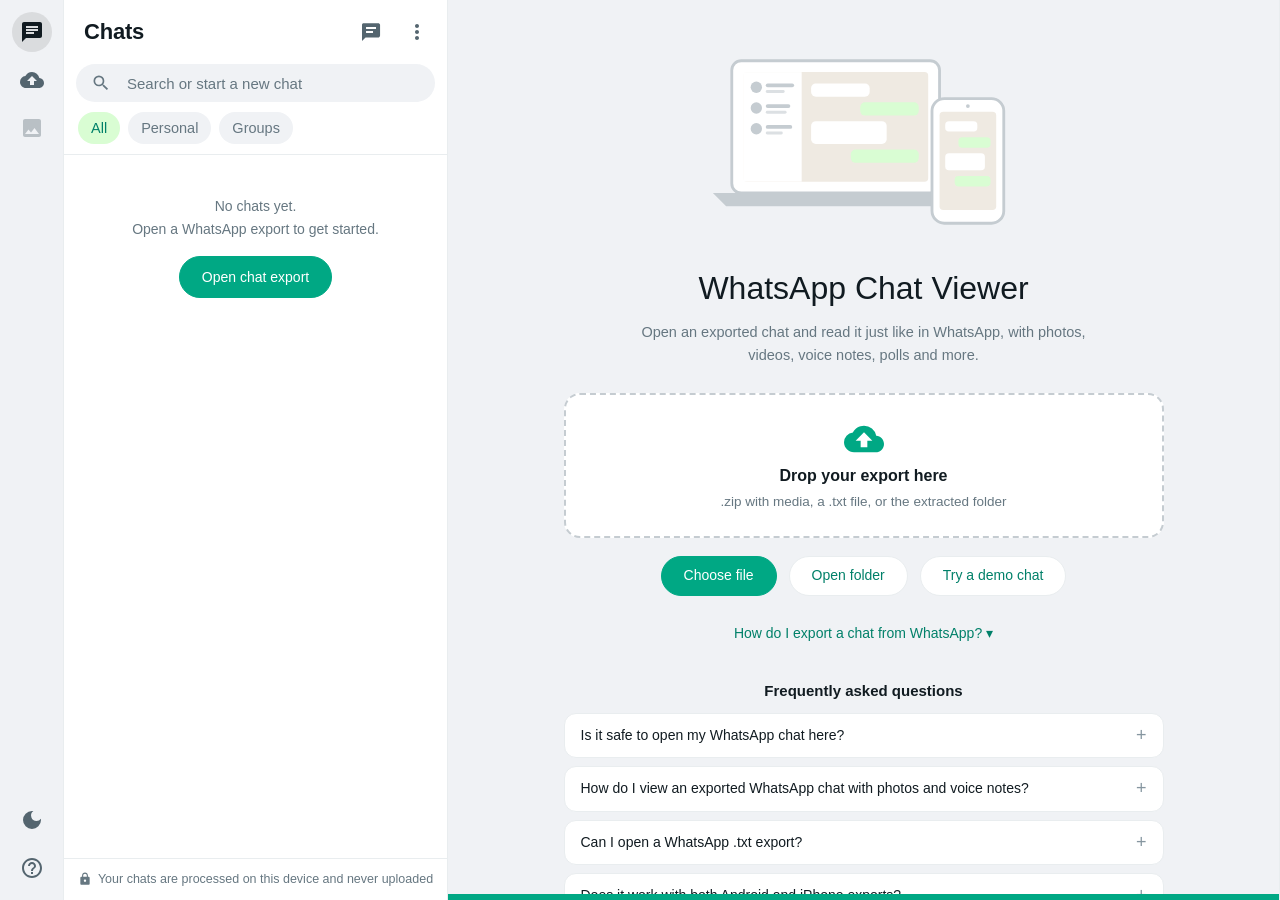
<file: index.html>
<!doctype html>
<html lang="en">
<head>
  <meta charset="utf-8">
  <meta name="viewport" content="width=device-width, initial-scale=1, viewport-fit=cover">
  <meta http-equiv="Content-Security-Policy" content="default-src 'self'; script-src 'self' https://plausible.io; connect-src 'self' blob: https://plausible.io; img-src 'self' data: blob:; media-src 'self' blob:; style-src 'self' 'unsafe-inline'; font-src 'self'; object-src 'none'; base-uri 'self'; form-action 'none'; manifest-src 'self'; worker-src 'self'">
  <meta name="referrer" content="strict-origin-when-cross-origin">

  <title>WhatsApp Chat Viewer: Open Exported Chats Online, Free &amp; Private</title>
  <meta name="description" content="Free WhatsApp chat viewer: open an exported chat (.zip or .txt) and read it like the real app, with photos, voice notes and search. Nothing is uploaded.">
  <link rel="canonical" href="https://codeabraggs.github.io/WhatsApp-Export-Chat-Viewer/">
  <meta name="robots" content="index, follow, max-image-preview:large">
  <meta name="author" content="CodeABraggs">
  <meta name="google-site-verification" content="83N-Dij-0hI7s6AuN2lU29ne_bqiJ_jteNni9fwDk4o">

  <meta property="og:type" content="website">
  <meta property="og:site_name" content="WhatsApp Chat Viewer">
  <meta property="og:title" content="WhatsApp Chat Viewer: Open Exported Chats Online">
  <meta property="og:description" content="Read exported WhatsApp chats just like in the app, with photos, voice notes, search and dark mode. Free, private, nothing uploaded.">
  <meta property="og:url" content="https://codeabraggs.github.io/WhatsApp-Export-Chat-Viewer/">
  <meta property="og:image" content="https://codeabraggs.github.io/WhatsApp-Export-Chat-Viewer/assets/og-image.png">
  <meta property="og:image:width" content="1200">
  <meta property="og:image:height" content="630">
  <meta property="og:image:alt" content="WhatsApp Chat Viewer showing an exported group chat">
  <meta property="og:locale" content="en_US">
  <meta name="twitter:card" content="summary_large_image">
  <meta name="twitter:title" content="WhatsApp Chat Viewer: Open Exported Chats Online">
  <meta name="twitter:description" content="Read exported WhatsApp chats just like in the app. Free, private, nothing uploaded.">
  <meta name="twitter:image" content="https://codeabraggs.github.io/WhatsApp-Export-Chat-Viewer/assets/og-image.png">
  <meta name="twitter:image:alt" content="WhatsApp Chat Viewer showing an exported group chat">

  <meta name="theme-color" content="#f0f2f5" media="(prefers-color-scheme: light)">
  <meta name="theme-color" content="#202c33" media="(prefers-color-scheme: dark)">
  <meta name="application-name" content="Chat Viewer">
  <meta name="apple-mobile-web-app-title" content="Chat Viewer">
  <meta name="mobile-web-app-capable" content="yes">
  <meta name="format-detection" content="telephone=no">
  <link rel="icon" href="assets/favicon.svg" type="image/svg+xml">
  <link rel="icon" href="assets/icon-192.png" sizes="192x192" type="image/png">
  <link rel="apple-touch-icon" href="assets/apple-touch-icon.png">
  <link rel="manifest" href="manifest.webmanifest">

  <script type="application/ld+json">
  {
    "@context": "https://schema.org",
    "@type": "WebApplication",
    "name": "WhatsApp Chat Viewer",
    "url": "https://codeabraggs.github.io/WhatsApp-Export-Chat-Viewer/",
    "description": "Open an exported WhatsApp chat (.zip or .txt) and read it in a WhatsApp-style interface with photos, videos, voice notes, polls, search and dark mode. Files are processed in the browser and never uploaded.",
    "applicationCategory": "UtilitiesApplication",
    "operatingSystem": "Any (web browser)",
    "browserRequirements": "Requires JavaScript",
    "isAccessibleForFree": true,
    "offers": { "@type": "Offer", "price": "0", "priceCurrency": "USD" },
    "image": "https://codeabraggs.github.io/WhatsApp-Export-Chat-Viewer/assets/og-image.png",
    "screenshot": "https://codeabraggs.github.io/WhatsApp-Export-Chat-Viewer/docs/screenshots/desktop-light.png",
    "featureList": [
      "Open WhatsApp .zip and .txt exports from Android and iPhone",
      "Photos, videos, voice notes, stickers, documents, polls and locations",
      "Search messages and jump to any date",
      "Light and dark mode",
      "Works offline; nothing is uploaded"
    ],
    "author": { "@type": "Person", "name": "CodeABraggs", "url": "https://github.com/CodeABraggs" }
  }
  </script>

  <link rel="stylesheet" href="css/styles.css">
  <script src="js/theme.js"></script>
  <script src="js/analytics.js"></script>
</head>
<body>
  <svg width="0" height="0" style="position:absolute" aria-hidden="true">
    <symbol id="i-search" viewBox="0 0 24 24"><path fill="currentColor" d="M15.5 14h-.79l-.28-.27A6.471 6.471 0 0 0 16 9.5 6.5 6.5 0 1 0 9.5 16c1.61 0 3.09-.59 4.23-1.57l.27.28v.79l5 4.99L20.49 19l-4.99-5zm-6 0C7.01 14 5 11.99 5 9.5S7.01 5 9.5 5 14 7.01 14 9.5 11.99 14 9.5 14z"/></symbol>
    <symbol id="i-more" viewBox="0 0 24 24"><path fill="currentColor" d="M12 8c1.1 0 2-.9 2-2s-.9-2-2-2-2 .9-2 2 .9 2 2 2zm0 2c-1.1 0-2 .9-2 2s.9 2 2 2 2-.9 2-2-.9-2-2-2zm0 6c-1.1 0-2 .9-2 2s.9 2 2 2 2-.9 2-2-.9-2-2-2z"/></symbol>
    <symbol id="i-back" viewBox="0 0 24 24"><path fill="currentColor" d="M20 11H7.83l5.59-5.59L12 4l-8 8 8 8 1.41-1.41L7.83 13H20v-2z"/></symbol>
    <symbol id="i-close" viewBox="0 0 24 24"><path fill="currentColor" d="M19 6.41 17.59 5 12 10.59 6.41 5 5 6.41 10.59 12 5 17.59 6.41 19 12 13.41 17.59 19 19 17.59 13.41 12z"/></symbol>
    <symbol id="i-down" viewBox="0 0 24 24"><path fill="currentColor" d="M16.59 8.59 12 13.17 7.41 8.59 6 10l6 6 6-6z"/></symbol>
    <symbol id="i-up" viewBox="0 0 24 24"><path fill="currentColor" d="m12 8-6 6 1.41 1.41L12 10.83l4.59 4.58L18 14z"/></symbol>
    <symbol id="i-top" viewBox="0 0 24 24"><path fill="currentColor" d="M8 11h3v10h2V11h3l-4-4-4 4zM4 3v2h16V3H4z"/></symbol>
    <symbol id="i-left" viewBox="0 0 24 24"><path fill="currentColor" d="M15.41 7.41 14 6l-6 6 6 6 1.41-1.41L10.83 12z"/></symbol>
    <symbol id="i-right" viewBox="0 0 24 24"><path fill="currentColor" d="M10 6 8.59 7.41 13.17 12l-4.58 4.59L10 18l6-6z"/></symbol>
    <symbol id="i-add" viewBox="0 0 24 24"><path fill="currentColor" d="M19 13h-6v6h-2v-6H5v-2h6V5h2v6h6v2z"/></symbol>
    <symbol id="i-newchat" viewBox="0 0 24 24"><path fill="currentColor" d="M19.005 3.175H4.674C3.642 3.175 3 3.789 3 4.821V21.02l3.544-3.514h12.461c1.033 0 2.064-1.06 2.064-2.093V4.821c-.001-1.032-1.032-1.646-2.064-1.646zm-4.989 9.869H7.041V11.1h6.975v1.944zm3-4H7.041V7.1h9.975v1.944z"/></symbol>
    <symbol id="i-chat" viewBox="0 0 24 24"><path fill="currentColor" d="M20 2H4c-1.1 0-1.99.9-1.99 2L2 22l4-4h14c1.1 0 2-.9 2-2V4c0-1.1-.9-2-2-2zM6 9h12v2H6V9zm8 5H6v-2h8v2zm4-6H6V6h12v2z"/></symbol>
    <symbol id="i-calendar" viewBox="0 0 24 24"><path fill="currentColor" d="M19 4h-1V2h-2v2H8V2H6v2H5c-1.11 0-1.99.9-1.99 2L3 20a2 2 0 0 0 2 2h14c1.1 0 2-.9 2-2V6c0-1.1-.9-2-2-2zm0 16H5V10h14v10zm0-12H5V6h14v2zM7 12h5v5H7z"/></symbol>
    <symbol id="i-moon" viewBox="0 0 24 24"><path fill="currentColor" d="M12 3a9 9 0 1 0 9 9c0-.46-.04-.92-.1-1.36a5.389 5.389 0 0 1-4.4 2.26 5.403 5.403 0 0 1-3.14-9.8c-.44-.06-.9-.1-1.36-.1z"/></symbol>
    <symbol id="i-sun" viewBox="0 0 24 24"><path fill="currentColor" d="M12 7a5 5 0 1 0 0 10 5 5 0 0 0 0-10zM2 13h2a1 1 0 0 0 0-2H2a1 1 0 0 0 0 2zm18 0h2a1 1 0 0 0 0-2h-2a1 1 0 0 0 0 2zM11 2v2a1 1 0 0 0 2 0V2a1 1 0 0 0-2 0zm0 18v2a1 1 0 0 0 2 0v-2a1 1 0 0 0-2 0zM5.99 4.58a1 1 0 0 0-1.41 1.41l1.06 1.06a1 1 0 0 0 1.41-1.41L5.99 4.58zm12.37 12.37a1 1 0 0 0-1.41 1.41l1.06 1.06a1 1 0 0 0 1.41-1.41l-1.06-1.06zm1.06-10.96a1 1 0 0 0-1.41-1.41l-1.06 1.06a1 1 0 0 0 1.41 1.41l1.06-1.06zM7.05 18.36a1 1 0 0 0-1.41-1.41l-1.06 1.06a1 1 0 0 0 1.41 1.41l1.06-1.06z"/></symbol>
    <symbol id="i-lock" viewBox="0 0 24 24"><path fill="currentColor" d="M18 8h-1V6c0-2.76-2.24-5-5-5S7 3.24 7 6v2H6c-1.1 0-2 .9-2 2v10c0 1.1.9 2 2 2h12c1.1 0 2-.9 2-2V10c0-1.1-.9-2-2-2zm-6 9c-1.1 0-2-.9-2-2s.9-2 2-2 2 .9 2 2-.9 2-2 2zm3.1-9H8.9V6c0-1.71 1.39-3.1 3.1-3.1 1.71 0 3.1 1.39 3.1 3.1v2z"/></symbol>
    <symbol id="i-play" viewBox="0 0 24 24"><path fill="currentColor" d="M8 5.14v13.72a1 1 0 0 0 1.52.85l10.6-6.86a1 1 0 0 0 0-1.7L9.52 4.29A1 1 0 0 0 8 5.14z"/></symbol>
    <symbol id="i-pause" viewBox="0 0 24 24"><path fill="currentColor" d="M7 19h3a1 1 0 0 0 1-1V6a1 1 0 0 0-1-1H7a1 1 0 0 0-1 1v12a1 1 0 0 0 1 1zm7-14a1 1 0 0 0-1 1v12a1 1 0 0 0 1 1h3a1 1 0 0 0 1-1V6a1 1 0 0 0-1-1h-3z"/></symbol>
    <symbol id="i-doc" viewBox="0 0 24 24"><path fill="currentColor" d="M14 2H6c-1.1 0-1.99.9-1.99 2L4 20c0 1.1.89 2 1.99 2H18c1.1 0 2-.9 2-2V8l-6-6zm2 16H8v-2h8v2zm0-4H8v-2h8v2zm-3-5V3.5L18.5 9H13z"/></symbol>
    <symbol id="i-download" viewBox="0 0 24 24"><path fill="currentColor" d="M19 9h-4V3H9v6H5l7 7 7-7zM5 18v2h14v-2H5z"/></symbol>
    <symbol id="i-block" viewBox="0 0 24 24"><path fill="currentColor" d="M12 2C6.48 2 2 6.48 2 12s4.48 10 10 10 10-4.48 10-10S17.52 2 12 2zM4 12c0-4.42 3.58-8 8-8 1.85 0 3.55.63 4.9 1.69L5.69 16.9A7.902 7.902 0 0 1 4 12zm8 8c-1.85 0-3.55-.63-4.9-1.69L18.31 7.1A7.902 7.902 0 0 1 20 12c0 4.42-3.58 8-8 8z"/></symbol>
    <symbol id="i-phone" viewBox="0 0 24 24"><path fill="currentColor" d="M20.01 15.38c-1.23 0-2.42-.2-3.53-.56a.977.977 0 0 0-1.01.24l-1.57 1.97c-2.83-1.35-5.48-3.9-6.89-6.83l1.95-1.66c.27-.28.35-.67.24-1.02-.37-1.11-.56-2.3-.56-3.53 0-.54-.45-.99-.99-.99H4.19C3.650 3 3 3.24 3 3.99 3 13.28 10.73 21 20.01 21c.71 0 .99-.63.99-1.18v-3.45c0-.54-.45-.99-.99-.99z"/></symbol>
    <symbol id="i-pin" viewBox="0 0 24 24"><path fill="currentColor" d="M12 2C8.13 2 5 5.13 5 9c0 5.25 7 13 7 13s7-7.75 7-13c0-3.87-3.13-7-7-7zm0 9.5a2.5 2.5 0 0 1 0-5 2.5 2.5 0 0 1 0 5z"/></symbol>
    <symbol id="i-person" viewBox="0 0 24 24"><path fill="currentColor" d="M12 12c2.21 0 4-1.79 4-4s-1.79-4-4-4-4 1.79-4 4 1.79 4 4 4zm0 2c-2.67 0-8 1.34-8 4v2h16v-2c0-2.66-5.33-4-8-4z"/></symbol>
    <symbol id="i-avatar" viewBox="0 0 212 212"><circle cx="106" cy="86" r="38" fill="currentColor"/><path fill="currentColor" d="M33 175c15-28 42-44 73-44s58 16 73 44a106 106 0 0 1-146 0z"/></symbol>
    <symbol id="i-avatar-group" viewBox="0 0 212 212"><circle cx="138" cy="84" r="27" fill="currentColor" opacity=".75"/><path fill="currentColor" opacity=".75" d="M108 140c8-14 18-22 30-22 22 0 40 15 50 40-8 10-17 19-28 25-10-22-28-38-52-43z"/><circle cx="88" cy="96" r="32" fill="currentColor"/><path fill="currentColor" d="M26 178c13-27 36-42 62-42s49 15 62 42a106 106 0 0 1-124 0z"/></symbol>
    <symbol id="i-group" viewBox="0 0 24 24"><path fill="currentColor" d="M16 11c1.66 0 2.99-1.34 2.99-3S17.66 5 16 5c-1.66 0-3 1.34-3 3s1.34 3 3 3zm-8 0c1.66 0 2.99-1.34 2.99-3S9.66 5 8 5C6.34 5 5 6.34 5 8s1.34 3 3 3zm0 2c-2.33 0-7 1.17-7 3.5V19h14v-2.5c0-2.33-4.670-3.5-7-3.5zm8 0c-.29 0-.62.02-.97.05 1.16.84 1.97 1.97 1.97 3.45V19h6v-2.5c0-2.33-4.67-3.5-7-3.5z"/></symbol>
    <symbol id="i-swap" viewBox="0 0 24 24"><path fill="currentColor" d="M6.99 11 3 15l3.99 4v-3H14v-2H6.99v-3zM21 9l-3.99-4v3H10v2h7.01v3L21 9z"/></symbol>
    <symbol id="i-info" viewBox="0 0 24 24"><path fill="currentColor" d="M12 2C6.48 2 2 6.48 2 12s4.48 10 10 10 10-4.48 10-10S17.52 2 12 2zm1 15h-2v-6h2v6zm0-8h-2V7h2v2z"/></symbol>
    <symbol id="i-help" viewBox="0 0 24 24"><path fill="currentColor" d="M11 18h2v-2h-2v2zm1-16C6.48 2 2 6.48 2 12s4.48 10 10 10 10-4.48 10-10S17.52 2 12 2zm0 18c-4.41 0-8-3.59-8-8s3.59-8 8-8 8 3.59 8 8-3.59 8-8 8zm0-14c-2.21 0-4 1.79-4 4h2c0-1.1.9-2 2-2s2 .9 2 2c0 2-3 1.75-3 5h2c0-2.25 3-2.5 3-5 0-2.21-1.79-4-4-4z"/></symbol>
    <symbol id="i-copy" viewBox="0 0 24 24"><path fill="currentColor" d="M16 1H4c-1.1 0-2 .9-2 2v14h2V3h12V1zm3 4H8c-1.1 0-2 .9-2 2v14c0 1.1.9 2 2 2h11c1.1 0 2-.9 2-2V7c0-1.1-.9-2-2-2zm0 16H8V7h11v14z"/></symbol>
    <symbol id="i-upload" viewBox="0 0 24 24"><path fill="currentColor" d="M19.35 10.04A7.49 7.49 0 0 0 12 4C9.11 4 6.6 5.64 5.35 8.04A5.994 5.994 0 0 0 0 14c0 3.31 2.69 6 6 6h13c2.76 0 5-2.24 5-5 0-2.64-2.05-4.78-4.65-4.96zM14 13v4h-4v-4H7l5-5 5 5h-3z"/></symbol>
    <symbol id="i-mic" viewBox="0 0 24 24"><path fill="currentColor" d="M12 14c1.66 0 2.99-1.34 2.99-3L15 5c0-1.66-1.34-3-3-3S9 3.34 9 5v6c0 1.66 1.34 3 3 3zm5.3-3c0 3-2.54 5.1-5.3 5.1S6.7 14 6.7 11H5c0 3.41 2.72 6.23 6 6.72V21h2v-3.28c3.28-.48 6-3.3 6-6.72h-1.7z"/></symbol>
    <symbol id="i-music" viewBox="0 0 24 24"><path fill="currentColor" d="M12 3v10.55c-.59-.34-1.27-.55-2-.55-2.21 0-4 1.79-4 4s1.79 4 4 4 4-1.79 4-4V7h4V3h-6z"/></symbol>
    <symbol id="i-emoji" viewBox="0 0 24 24"><path fill="currentColor" d="M11.99 2C6.47 2 2 6.48 2 12s4.47 10 9.99 10C17.52 22 22 17.52 22 12S17.52 2 11.99 2zM12 20c-4.42 0-8-3.58-8-8s3.58-8 8-8 8 3.58 8 8-3.58 8-8 8zm3.5-9c.83 0 1.5-.67 1.5-1.5S16.33 8 15.5 8 14 8.67 14 9.5s.67 1.5 1.5 1.5zm-7 0c.83 0 1.5-.67 1.5-1.5S9.33 8 8.5 8 7 8.67 7 9.5 7.67 11 8.5 11zm3.5 6.5c2.33 0 4.31-1.46 5.11-3.5H6.89c.8 2.04 2.78 3.5 5.11 3.5z"/></symbol>
    <symbol id="i-attach" viewBox="0 0 24 24"><path fill="currentColor" d="M16.5 6v11.5c0 2.21-1.79 4-4 4s-4-1.79-4-4V5a2.5 2.5 0 0 1 5 0v10.5c0 .55-.45 1-1 1s-1-.45-1-1V6H10v9.5a2.5 2.5 0 0 0 5 0V5c0-2.21-1.79-4-4-4S7 2.79 7 5v12.5c0 3.04 2.46 5.5 5.5 5.5s5.5-2.46 5.5-5.5V6h-1.5z"/></symbol>
    <symbol id="i-image" viewBox="0 0 24 24"><path fill="currentColor" d="M21 19V5c0-1.1-.9-2-2-2H5c-1.1 0-2 .9-2 2v14c0 1.1.9 2 2 2h14c1.1 0 2-.9 2-2zM8.5 13.5l2.5 3.01L14.5 12l4.5 6H5l3.5-4.5z"/></symbol>
    <symbol id="i-video" viewBox="0 0 24 24"><path fill="currentColor" d="M17 10.5V7c0-.55-.45-1-1-1H4c-.55 0-1 .45-1 1v10c0 .55.45 1 1 1h12c.55 0 1-.45 1-1v-3.5l4 4v-11l-4 4z"/></symbol>
    <symbol id="i-poll" viewBox="0 0 24 24"><path fill="currentColor" d="M5 9.2h3V19H5zM10.6 5h2.8v14h-2.8zm5.6 8H19v6h-2.8z"/></symbol>
    <symbol id="i-sticker" viewBox="0 0 24 24"><path fill="currentColor" d="M19 3H5a2 2 0 0 0-2 2v14a2 2 0 0 0 2 2h9l7-7V5a2 2 0 0 0-2-2zm-5 16v-3a2 2 0 0 1 2-2h3l-5 5zM8.5 11a1.5 1.5 0 1 1 0-3 1.5 1.5 0 0 1 0 3zm7 0a1.5 1.5 0 1 1 0-3 1.5 1.5 0 0 1 0 3z"/></symbol>
    <symbol id="i-trash" viewBox="0 0 24 24"><path fill="currentColor" d="M6 19c0 1.1.9 2 2 2h8c1.1 0 2-.9 2-2V7H6v12zM19 4h-3.5l-1-1h-5l-1 1H5v2h14V4z"/></symbol>
    <symbol id="i-goto" viewBox="0 0 24 24"><path fill="currentColor" d="M20 4H4c-1.1 0-2 .9-2 2v12c0 1.1.9 2 2 2h16c1.1 0 2-.9 2-2V6c0-1.1-.9-2-2-2zm-8 13-4-4h3V9h2v4h3l-4 4z"/></symbol>
  </svg>

  <div class="app" id="app">
    <nav class="rail" aria-label="Main">
      <div class="rail-group">
        <button class="rail-btn on" id="railChats" type="button" title="Chats" aria-label="Chats"><svg class="ic"><use href="#i-chat"/></svg><span class="rail-badge" id="railCount" hidden></span></button>
        <button class="rail-btn" id="railOpen" type="button" title="Open a chat export" aria-label="Open a chat export"><svg class="ic"><use href="#i-upload"/></svg></button>
        <button class="rail-btn" id="railMedia" type="button" title="Media and chat info" aria-label="Media and chat info" disabled><svg class="ic"><use href="#i-image"/></svg></button>
      </div>
      <div class="rail-group">
        <button class="rail-btn" id="themeBtn" type="button" title="Toggle dark mode" aria-label="Toggle dark mode"><svg class="ic"><use href="#i-moon"/></svg></button>
        <button class="rail-btn" id="helpBtn" type="button" title="How to export a chat" aria-label="How to export a chat"><svg class="ic"><use href="#i-help"/></svg></button>
      </div>
    </nav>

    <aside class="sidebar" aria-label="Chats">
      <header class="side-head">
        <h2 class="side-title">Chats</h2>
        <div class="actions">
          <button class="icon-btn" id="importBtn" type="button" title="Open a chat export" aria-label="Open a chat export"><svg class="ic"><use href="#i-newchat"/></svg></button>
          <button class="icon-btn" id="sideMenuBtn" type="button" title="Menu" aria-label="Menu"><svg class="ic"><use href="#i-more"/></svg></button>
        </div>
      </header>
      <div class="side-search">
        <label class="search-box">
          <svg class="ic"><use href="#i-search"/></svg>
          <input id="chatFilter" type="search" placeholder="Search or start a new chat" autocomplete="off" aria-label="Search chats">
        </label>
      </div>
      <div class="chips" id="chips" role="tablist" aria-label="Filter chats">
        <button class="chip-f on" type="button" data-filter="all" role="tab" aria-selected="true">All</button>
        <button class="chip-f" type="button" data-filter="personal" role="tab" aria-selected="false">Personal</button>
        <button class="chip-f" type="button" data-filter="groups" role="tab" aria-selected="false">Groups</button>
      </div>
      <div class="chat-list" id="chatList"></div>
      <footer class="side-foot"><svg class="ic"><use href="#i-lock"/></svg><span>Your chats are processed on this device and never uploaded</span></footer>
    </aside>

    <main class="pane" id="pane">
      <section class="welcome" id="welcome">
        <div class="welcome-inner">
          <div class="hero-art" aria-hidden="true">
            <svg viewBox="0 0 360 210" fill="none">
              <rect x="40" y="22" width="220" height="140" rx="10" fill="var(--hero-phone)" stroke="var(--hero-stroke)" stroke-width="3"/>
              <rect x="52" y="34" width="196" height="116" rx="4" fill="var(--chat-bg)"/>
              <rect x="52" y="34" width="62" height="116" fill="var(--panel)"/>
              <circle cx="66" cy="50" r="6" fill="var(--hero-stroke)"/><rect x="76" y="46" width="30" height="4" rx="2" fill="var(--hero-stroke)"/><rect x="76" y="53" width="20" height="3" rx="1.5" fill="var(--hero-stroke)" opacity=".6"/>
              <circle cx="66" cy="72" r="6" fill="var(--hero-stroke)"/><rect x="76" y="68" width="26" height="4" rx="2" fill="var(--hero-stroke)"/><rect x="76" y="75" width="22" height="3" rx="1.5" fill="var(--hero-stroke)" opacity=".6"/>
              <circle cx="66" cy="94" r="6" fill="var(--hero-stroke)"/><rect x="76" y="90" width="28" height="4" rx="2" fill="var(--hero-stroke)"/><rect x="76" y="97" width="18" height="3" rx="1.5" fill="var(--hero-stroke)" opacity=".6"/>
              <rect x="124" y="46" width="62" height="14" rx="5" fill="var(--in)"/>
              <rect x="176" y="66" width="62" height="14" rx="5" fill="var(--out)"/>
              <rect x="124" y="86" width="80" height="24" rx="5" fill="var(--in)"/>
              <rect x="166" y="116" width="72" height="14" rx="5" fill="var(--out)"/>
              <path d="M20 162h260l-14 14H34z" fill="var(--hero-stroke)"/>
              <rect x="252" y="62" width="76" height="132" rx="13" fill="var(--hero-phone)" stroke="var(--hero-stroke)" stroke-width="3"/>
              <rect x="260" y="76" width="60" height="104" rx="4" fill="var(--chat-bg)"/>
              <rect x="266" y="86" width="34" height="11" rx="4" fill="var(--in)"/>
              <rect x="280" y="103" width="34" height="11" rx="4" fill="var(--out)"/>
              <rect x="266" y="120" width="42" height="18" rx="4" fill="var(--in)"/>
              <rect x="276" y="144" width="38" height="11" rx="4" fill="var(--out)"/>
              <circle cx="290" cy="70" r="2" fill="var(--hero-stroke)"/>
            </svg>
          </div>
          <h1>WhatsApp Chat Viewer</h1>
          <p class="lead">Open an exported chat and read it just like in WhatsApp, with photos, videos, voice notes, polls and more.</p>

          <div class="dropzone" id="dropzone" role="button" tabindex="0" aria-label="Choose a chat export file">
            <svg class="ic dz-ic"><use href="#i-upload"/></svg>
            <strong>Drop your export here</strong>
            <span>.zip with media, a .txt file, or the extracted folder</span>
          </div>
          <div class="welcome-actions">
            <button class="btn primary" id="pickBtn" type="button">Choose file</button>
            <button class="btn" id="folderBtn" type="button">Open folder</button>
            <button class="btn" id="demoBtn" type="button">Try a demo chat</button>
          </div>
          <noscript><p class="noscript">This viewer runs entirely in your browser and needs JavaScript. Please enable it to open your chat.</p></noscript>

          <details class="howto">
            <summary>How do I export a chat from WhatsApp?</summary>
            <div class="howto-grid" id="howtoGrid">
              <div class="howto-col">
                <h2>Android</h2>
                <ol>
                  <li>Open the chat and tap <b>⋮</b> (top right)</li>
                  <li>Tap <b>More → Export chat</b></li>
                  <li>Choose <b>Include media</b> for photos and voice notes</li>
                  <li>Save the <b>.zip</b>, then open it here</li>
                </ol>
              </div>
              <div class="howto-col">
                <h2>iPhone</h2>
                <ol>
                  <li>Open the chat and tap the <b>contact or group name</b></li>
                  <li>Scroll down and tap <b>Export Chat</b></li>
                  <li>Choose <b>Attach Media</b></li>
                  <li>Save to Files, then open the <b>.zip</b> here</li>
                </ol>
              </div>
            </div>
          </details>

          <section class="faq" aria-labelledby="faqTitle">
            <h2 id="faqTitle">Frequently asked questions</h2>
            <details>
              <summary>Is it safe to open my WhatsApp chat here?</summary>
              <p>Yes. The file is read by your own browser and is never uploaded to any server. There is no account and no chat data leaves your device. You can even use the viewer offline.</p>
            </details>
            <details>
              <summary>How do I view an exported WhatsApp chat with photos and voice notes?</summary>
              <p>Export the chat with <b>Include media</b> (Android) or <b>Attach Media</b> (iPhone), then open the resulting <b>.zip</b> here. Photos, videos, voice notes, stickers and documents appear inside the conversation, just like in WhatsApp.</p>
            </details>
            <details>
              <summary>Can I open a WhatsApp .txt export?</summary>
              <p>Yes. Open the <b>.txt</b> file on its own to read the messages, or open the extracted folder to include its media files too.</p>
            </details>
            <details>
              <summary>Does it work with both Android and iPhone exports?</summary>
              <p>Yes. Exports from Android and iPhone are supported in many languages, with 12- or 24-hour clocks and any date format.</p>
            </details>
            <details>
              <summary>Can I search an old WhatsApp chat or jump to a date?</summary>
              <p>Yes. Use search to find any message, jump to a specific date, or drag the scroll bar to move through years of history in seconds, even in chats with more than 100,000 messages.</p>
            </details>
            <details>
              <summary>Is this an official WhatsApp product?</summary>
              <p>No. It’s a free, independent, open-source tool for reading your own chat exports. It is not affiliated with WhatsApp or Meta.</p>
            </details>
          </section>
        </div>
        <footer class="privacy">
          <span><svg class="ic"><use href="#i-lock"/></svg> Your chats are processed on this device and never uploaded</span>
          <span class="legal">Not affiliated with WhatsApp or Meta · <a href="https://github.com/CodeABraggs/WhatsApp-Export-Chat-Viewer" target="_blank" rel="noopener">Source on GitHub</a></span>
        </footer>
      </section>

      <section class="chat" id="chat" hidden>
        <header class="chat-head">
          <button class="icon-btn back" id="backBtn" type="button" aria-label="Back to chats"><svg class="ic"><use href="#i-back"/></svg></button>
          <div class="head-who" id="headWho" role="button" tabindex="0" title="Chat info">
            <span id="headAv"></span>
            <div class="head-text">
              <div class="head-title" id="headTitle"></div>
              <div class="head-sub" id="headSub"></div>
            </div>
          </div>
          <div class="actions">
            <button class="icon-btn" id="searchBtn" type="button" title="Search (Ctrl+F)" aria-label="Search messages"><svg class="ic"><use href="#i-search"/></svg></button>
            <button class="icon-btn" id="dateBtn" type="button" title="Jump to date" aria-label="Jump to date"><svg class="ic"><use href="#i-calendar"/></svg></button>
            <button class="icon-btn" id="menuBtn" type="button" title="Menu" aria-label="Menu"><svg class="ic"><use href="#i-more"/></svg></button>
          </div>
        </header>
        <div class="chat-body">
          <div class="float-date" id="floatDate" aria-hidden="true"></div>
          <div class="scroller" id="scroller"><div class="rows" id="rows"></div></div>
          <div class="scrub" id="scrub" hidden aria-hidden="true"><div class="scrub-thumb" id="scrubThumb"></div><div class="scrub-tip" id="scrubTip"></div></div>
          <button class="fab up" id="fabUp" type="button" title="Go to first message (Home)" aria-label="Go to first message"><svg class="ic"><use href="#i-top"/></svg></button>
          <button class="fab" id="fab" type="button" title="Go to latest message (End)" aria-label="Go to latest message"><svg class="ic"><use href="#i-down"/></svg></button>
        </div>
        <footer class="composer">
          <div class="cmp-box" id="composer" role="button" tabindex="0" aria-label="Read-only chat: messages can't be sent">
            <svg class="ic"><use href="#i-add"/></svg>
            <svg class="ic"><use href="#i-emoji"/></svg>
            <span class="cmp-ph">Type a message</span>
            <svg class="ic cmp-mic-in"><use href="#i-mic"/></svg>
          </div>
          <span class="cmp-mic" aria-hidden="true"><svg class="ic"><use href="#i-mic"/></svg></span>
        </footer>
      </section>

      <aside class="drawer" id="drawer" aria-hidden="true">
        <header class="drawer-head">
          <button class="icon-btn" id="drawerClose" type="button" aria-label="Close panel"><svg class="ic"><use href="#i-close"/></svg></button>
          <h2 id="drawerTitle"></h2>
        </header>
        <div class="drawer-tools" id="drawerTools" hidden>
          <label class="search-box">
            <svg class="ic"><use href="#i-search"/></svg>
            <input id="searchInput" type="search" placeholder="Search…" autocomplete="off" aria-label="Search messages">
          </label>
          <div class="snav">
            <span id="sCount"></span>
            <button class="icon-btn sm" id="sPrev" type="button" title="Older match (Enter)" aria-label="Older match"><svg class="ic"><use href="#i-up"/></svg></button>
            <button class="icon-btn sm" id="sNext" type="button" title="Newer match (Shift+Enter)" aria-label="Newer match"><svg class="ic"><use href="#i-down"/></svg></button>
          </div>
        </div>
        <div class="drawer-body" id="drawerBody"></div>
      </aside>
    </main>
  </div>

  <input type="file" id="fileInput" accept=".zip,.txt,application/zip,text/plain" multiple hidden>
  <input type="file" id="mediaInput" multiple hidden>
  <input type="file" id="folderInput" webkitdirectory multiple hidden>

  <div class="lightbox" id="lightbox" hidden>
    <div class="lb-top">
      <div class="lb-who" id="lbWho"></div>
      <div class="lb-actions">
        <span class="lb-count" id="lbCount"></span>
        <button class="icon-btn" id="lbGo" type="button" title="Go to message" aria-label="Go to message"><svg class="ic"><use href="#i-goto"/></svg></button>
        <a class="icon-btn" id="lbDl" title="Download" aria-label="Download"><svg class="ic"><use href="#i-download"/></svg></a>
        <button class="icon-btn" id="lbClose" type="button" title="Close (Esc)" aria-label="Close"><svg class="ic"><use href="#i-close"/></svg></button>
      </div>
    </div>
    <div class="lb-stage" id="lbStage">
      <button class="lb-nav prev" id="lbPrev" type="button" aria-label="Previous photo"><svg class="ic"><use href="#i-left"/></svg></button>
      <img id="lbImg" alt="">
      <button class="lb-nav next" id="lbNext" type="button" aria-label="Next photo"><svg class="ic"><use href="#i-right"/></svg></button>
    </div>
    <div class="lb-cap" id="lbCap"></div>
  </div>

  <div class="drop" id="drop" hidden>
    <div class="drop-card"><svg class="ic"><use href="#i-upload"/></svg><strong>Drop to open chat</strong><span>.zip, .txt, a folder, or media files for the current chat</span></div>
  </div>
  <div class="busy" id="busy" hidden>
    <div class="busy-card">
      <span class="busy-logo" aria-hidden="true"><svg viewBox="0 0 32 32"><rect width="32" height="32" rx="9" fill="currentColor"/><path d="M9 9h14a3 3 0 0 1 3 3v7a3 3 0 0 1-3 3h-8l-5 4v-4H9a3 3 0 0 1-3-3v-7a3 3 0 0 1 3-3z" fill="#fff"/></svg></span>
      <div class="busy-text" id="busyText">Opening chat…</div>
      <div class="busy-bar"><i></i></div>
      <small><svg class="ic"><use href="#i-lock"/></svg> Processed privately on this device</small>
    </div>
  </div>
  <div class="modal" id="modal" hidden>
    <div class="modal-card" role="dialog" aria-modal="true" aria-labelledby="modalTitle">
      <h3 id="modalTitle"></h3>
      <div class="modal-body" id="modalBody"></div>
      <div class="modal-actions" id="modalActions"></div>
    </div>
  </div>
  <div class="toasts" id="toasts" aria-live="polite"></div>

  <script src="js/vendor/jszip.min.js" defer></script>
  <script src="js/parser.js" defer></script>
  <script src="js/format.js" defer></script>
  <script src="js/demo.js" defer></script>
  <script src="js/app.js" defer></script>
</body>
</html>
</file>
<file: css/styles.css>
/* ===== Theme tokens ===== */
:root {
  --font: "Segoe UI", "Helvetica Neue", Helvetica, "Lucida Grande", Arial, Ubuntu, Cantarell, "Fira Sans", sans-serif, "Apple Color Emoji", "Segoe UI Emoji", "Noto Color Emoji";
  --accent: #00a884;
  --accent-strong: #008069;
  --app-bg: #d1d7db;
  --rail: #f0f2f5;
  --panel: #ffffff;
  --panel-2: #f0f2f5;
  --panel-3: #f0f2f5;
  --border: #e9edef;
  --hover: #f5f6f6;
  --active: #f0f2f5;
  --text: #111b21;
  --text-2: #667781;
  --text-3: #8696a0;
  --icon: #54656f;
  --chat-bg: #efeae2;
  --doodle: rgba(74, 59, 38, .085);
  --in: #ffffff;
  --out: #d9fdd3;
  --meta: #667781;
  --meta-out: #667781;
  --tick: #53bdeb;
  --link: #027eb5;
  --pill: #ffffff;
  --pill-text: #54656f;
  --note: #ffeecd;
  --note-text: #54656f;
  --mark: #ffd279;
  --shadow: 0 1px .5px rgba(11, 20, 26, .13);
  --overlay: rgba(11, 20, 26, .45);
  --chip: #f0f2f5;
  --chip-on: #d9fdd3;
  --chip-on-text: #008069;
  --embed: rgba(11, 20, 26, .05);
  --danger: #ea0038;
  --av-bg: #dfe5e7;
  --av-fg: #ffffff;
  --wave: rgba(84, 101, 111, .38);
  --wave-on: #00a884;
  --wave-on-out: #3a9bc9;
  --hero-phone: #ffffff;
  --hero-stroke: #c5ccd1;
  --thumb: rgba(11, 20, 26, .28);
  --menu-shadow: 0 2px 5px rgba(11, 20, 26, .26), 0 2px 10px rgba(11, 20, 26, .16);
  --flash: rgba(0, 168, 132, .22);
  color-scheme: light;
}
@media (prefers-color-scheme: dark) {
  :root:not([data-theme="light"]) {
    --app-bg: #0c1317; --rail: #202c33; --panel: #111b21; --panel-2: #202c33; --panel-3: #0b141a; --border: #222d34;
    --hover: #202c33; --active: #2a3942; --text: #e9edef; --text-2: #8696a0; --text-3: #667781; --icon: #aebac1;
    --chat-bg: #0b141a; --doodle: rgba(255, 255, 255, .04); --in: #202c33; --out: #005c4b;
    --meta: #8696a0; --meta-out: rgba(233, 237, 239, .62); --link: #53bdeb; --pill: #182229; --pill-text: #8696a0;
    --note: #182229; --note-text: #ffd279; --mark: rgba(255, 210, 121, .55); --chip: #202c33; --chip-on: #0a332c; --chip-on-text: #00a884;
    --embed: rgba(0, 0, 0, .2); --av-bg: #6a7175; --av-fg: #cfd4d6; --wave: rgba(233, 237, 239, .35); --wave-on: #00a884; --wave-on-out: #53bdeb;
    --hero-phone: #202c33; --hero-stroke: #3b4a54; --thumb: rgba(255, 255, 255, .25);
    --overlay: rgba(0, 0, 0, .6); --flash: rgba(0, 168, 132, .25);
    color-scheme: dark;
  }
}
:root[data-theme="dark"] {
  --app-bg: #0c1317; --rail: #202c33; --panel: #111b21; --panel-2: #202c33; --panel-3: #0b141a; --border: #222d34;
  --hover: #202c33; --active: #2a3942; --text: #e9edef; --text-2: #8696a0; --text-3: #667781; --icon: #aebac1;
  --chat-bg: #0b141a; --doodle: rgba(255, 255, 255, .04); --in: #202c33; --out: #005c4b;
  --meta: #8696a0; --meta-out: rgba(233, 237, 239, .62); --link: #53bdeb; --pill: #182229; --pill-text: #8696a0;
  --note: #182229; --note-text: #ffd279; --mark: rgba(255, 210, 121, .55); --chip: #202c33; --chip-on: #0a332c; --chip-on-text: #00a884;
  --embed: rgba(0, 0, 0, .2); --av-bg: #6a7175; --av-fg: #cfd4d6; --wave: rgba(233, 237, 239, .35); --wave-on: #00a884; --wave-on-out: #53bdeb;
  --hero-phone: #202c33; --hero-stroke: #3b4a54; --thumb: rgba(255, 255, 255, .25);
  --overlay: rgba(0, 0, 0, .6); --flash: rgba(0, 168, 132, .25);
  color-scheme: dark;
}

/* ===== Base ===== */
*, *::before, *::after { box-sizing: border-box; }
[hidden] { display: none !important; }
html, body { height: 100%; margin: 0; }
body {
  background: var(--app-bg);
  color: var(--text);
  font: 14px/1.4 var(--font);
  -webkit-font-smoothing: antialiased;
  overflow: hidden;
  -webkit-tap-highlight-color: transparent;
}
button { font: inherit; color: inherit; }
a { color: var(--link); }
.ic { width: 24px; height: 24px; flex: none; display: inline-block; vertical-align: middle; }
::-webkit-scrollbar { width: 6px; height: 6px; }
::-webkit-scrollbar-thumb { background: var(--thumb); border-radius: 3px; }
::-webkit-scrollbar-track { background: transparent; }
* { scrollbar-width: thin; scrollbar-color: var(--thumb) transparent; }

.icon-btn {
  display: inline-flex; align-items: center; justify-content: center;
  width: 40px; height: 40px; border: 0; border-radius: 50%;
  background: transparent; color: var(--icon); cursor: pointer;
  transition: background .15s;
}
.icon-btn:hover { background: rgba(128, 128, 128, .14); }
.icon-btn:focus-visible { outline: 2px solid var(--accent); outline-offset: 1px; }
.icon-btn.sm { width: 32px; height: 32px; }
.icon-btn:disabled { opacity: .35; cursor: default; background: transparent; }

.btn {
  border: 1px solid var(--border); background: var(--panel); color: var(--chip-on-text);
  padding: 9px 22px; border-radius: 24px; font-weight: 500; cursor: pointer;
  transition: background .15s, box-shadow .15s;
}
.btn:hover { background: var(--hover); }
.btn.primary { background: var(--accent); border-color: var(--accent); color: #fff; }
.btn.primary:hover { background: var(--accent-strong); box-shadow: 0 1px 3px rgba(0, 0, 0, .2); }

.search-box {
  display: flex; align-items: center; gap: 14px; height: 38px; padding: 0 14px;
  background: var(--panel-2); border-radius: 20px; color: var(--text-2);
  border: 1px solid transparent; transition: border-color .15s, background .15s;
}
.search-box:focus-within { border-color: var(--accent); background: var(--panel); }
.search-box .ic { width: 20px; height: 20px; }
.search-box input {
  flex: 1; min-width: 0; border: 0; outline: 0; background: transparent;
  color: var(--text); font: inherit; font-size: 15px;
}
.search-box input::placeholder { color: var(--text-2); }

/* ===== Layout ===== */
.app {
  display: flex; height: 100vh; height: 100dvh;
  max-width: 1700px; margin: 0 auto; position: relative;
  background: var(--panel); overflow: hidden;
}
@media (min-width: 1441px) {
  body { padding: 19px 0; background: linear-gradient(var(--accent) 0 127px, var(--app-bg) 127px); }
  .app { height: calc(100vh - 38px); height: calc(100dvh - 38px); box-shadow: 0 6px 18px rgba(11, 20, 26, .12); }
}
:root[data-theme="dark"] body { background: var(--app-bg); }
@media (prefers-color-scheme: dark) { :root:not([data-theme="light"]) body { background: var(--app-bg); } }

/* Navigation rail */
.rail {
  width: 64px; flex: none; display: flex; flex-direction: column; justify-content: space-between; align-items: center;
  padding: 12px 0; background: var(--rail); border-right: 1px solid var(--border);
}
.rail-group { display: flex; flex-direction: column; gap: 8px; align-items: center; }
.rail-btn {
  position: relative; width: 40px; height: 40px; border: 0; border-radius: 50%; cursor: pointer;
  display: inline-flex; align-items: center; justify-content: center; background: transparent; color: var(--icon);
  transition: background .15s;
}
.rail-btn:hover { background: rgba(128, 128, 128, .16); }
.rail-btn.on { background: rgba(128, 128, 128, .2); color: var(--text); }
.rail-btn:disabled { opacity: .35; cursor: default; background: transparent; }
.rail-btn:focus-visible { outline: 2px solid var(--accent); }
.rail-badge {
  position: absolute; top: 1px; right: 0; min-width: 18px; height: 18px; padding: 0 5px; border-radius: 9px;
  background: var(--accent); color: #fff; font-size: 11px; font-weight: 600; line-height: 18px; text-align: center;
}

.sidebar {
  width: 30%; min-width: 320px; max-width: 440px;
  display: flex; flex-direction: column;
  border-right: 1px solid var(--border); background: var(--panel);
}
.side-head {
  height: 64px; flex: none; display: flex; align-items: center; justify-content: space-between;
  padding: 0 10px 0 20px;
}
.side-title { font-size: 22px; font-weight: 700; margin: 0; letter-spacing: -.01em; }
.actions { display: flex; align-items: center; gap: 6px; }
.side-search { padding: 0 12px 8px; flex: none; }
.chips { display: flex; gap: 8px; padding: 2px 14px 10px; flex: none; overflow-x: auto; scrollbar-width: none; }
.chips::-webkit-scrollbar { display: none; }
.chip-f {
  border: 0; border-radius: 16px; padding: 6px 13px; cursor: pointer; white-space: nowrap;
  background: var(--chip); color: var(--text-2); font-size: 14.5px; transition: background .15s, color .15s;
}
.chip-f:hover { filter: brightness(.97); }
.chip-f.on { background: var(--chip-on); color: var(--chip-on-text); }
.chat-list { flex: 1; overflow-y: auto; border-top: 1px solid var(--border); }
.side-foot {
  flex: none; display: flex; align-items: center; justify-content: center; gap: 6px;
  padding: 12px; font-size: 12.5px; color: var(--text-2); border-top: 1px solid var(--border);
}
.side-foot .ic { width: 14px; height: 14px; }

.ci {
  display: flex; align-items: center; gap: 13px; padding: 0 0 0 13px; height: 72px;
  cursor: pointer; transition: background .12s; outline: 0;
}
.ci:hover, .ci:focus-visible { background: var(--hover); }
.ci.active { background: var(--active); }
.ci-main {
  flex: 1; min-width: 0; height: 100%; display: flex; flex-direction: column; justify-content: center;
  border-bottom: 1px solid var(--border); padding-right: 15px;
}
.ci:last-child .ci-main { border-bottom: 0; }
.ci-top, .ci-bottom { display: flex; align-items: center; gap: 6px; }
.ci-title { flex: 1; min-width: 0; font-size: 17px; overflow: hidden; text-overflow: ellipsis; white-space: nowrap; }
.ci-time { font-size: 12px; color: var(--text-2); flex: none; }
.ci-prev {
  flex: 1; min-width: 0; font-size: 14px; color: var(--text-2);
  overflow: hidden; text-overflow: ellipsis; white-space: nowrap; margin-top: 2px;
}
.ci-prev .tick { margin-right: 3px; vertical-align: -1px; }
.ci-x {
  border: 0; background: transparent; color: var(--text-3); cursor: pointer; padding: 2px; border-radius: 50%;
  display: inline-flex; opacity: 0; transition: opacity .12s;
}
.ci-x .ic { width: 18px; height: 18px; }
.ci:hover .ci-x, .ci:focus-within .ci-x { opacity: 1; }
.ci-x:hover { color: var(--danger); }
@media (hover: none) { .ci-x { opacity: 1; } }

.list-empty { padding: 40px 28px; text-align: center; color: var(--text-2); line-height: 1.6; }
.list-empty .btn { margin-top: 16px; }

/* Avatars: WhatsApp-style grey silhouettes */
.av {
  width: 49px; height: 49px; border-radius: 50%; flex: none; overflow: hidden;
  display: inline-flex; align-items: flex-end; justify-content: center;
  background: var(--av-bg); color: var(--av-fg); user-select: none;
}
.av svg { width: 100%; height: 100%; }
.av.md { width: 40px; height: 40px; }
.av.sm { width: 28px; height: 28px; }
.av.xl { width: 200px; height: 200px; }

/* ===== Pane ===== */
.pane { flex: 1; min-width: 0; display: flex; position: relative; background: var(--panel-3); }

.welcome {
  flex: 1; overflow-y: auto; display: flex; flex-direction: column; align-items: center;
  padding: 40px 24px 0; background: var(--panel-3);
  border-bottom: 6px solid var(--accent);
}
.welcome-inner { max-width: 600px; width: 100%; text-align: center; margin: auto 0; padding-bottom: 20px; }
.hero-art svg { width: min(340px, 86%); height: auto; }
.welcome h1 { font-size: 32px; font-weight: 300; margin: 22px 0 10px; color: var(--text); }
.lead { color: var(--text-2); font-size: 14.5px; line-height: 1.6; margin: 0 auto 26px; max-width: 470px; }
.dropzone {
  border: 2px dashed var(--hero-stroke); border-radius: 16px; padding: 24px 20px;
  display: flex; flex-direction: column; align-items: center; gap: 6px;
  background: var(--panel); cursor: pointer; transition: border-color .15s, background .15s;
}
.dropzone:hover, .dropzone:focus-visible { border-color: var(--accent); outline: 0; }
.dropzone strong { font-size: 16px; font-weight: 600; }
.dropzone span { color: var(--text-2); font-size: 13.5px; }
.dz-ic { width: 40px; height: 40px; color: var(--accent); }
.welcome-actions { display: flex; gap: 12px; justify-content: center; margin: 18px 0 22px; flex-wrap: wrap; }
.howto { text-align: left; }
.howto summary {
  cursor: pointer; color: var(--chip-on-text); font-weight: 500; text-align: center; list-style: none; padding: 6px;
}
.howto summary::-webkit-details-marker { display: none; }
.howto summary::after { content: " ▾"; }
.howto[open] summary::after { content: " ▴"; }
.howto-grid { display: grid; grid-template-columns: 1fr 1fr; gap: 14px; margin-top: 10px; text-align: left; }
.howto-col { background: var(--panel); border-radius: 12px; padding: 14px 18px; border: 1px solid var(--border); }
.howto h2 { font-size: 13px; margin: 0 0 6px; color: var(--chip-on-text); text-transform: uppercase; letter-spacing: .05em; }
.howto ol { margin: 0; padding-left: 18px; color: var(--text-2); font-size: 13.5px; line-height: 1.7; }
.howto b { color: var(--text); font-weight: 600; }
.privacy { flex: none; margin: 0; padding: 18px 0 28px; color: var(--text-3); font-size: 13.5px; display: flex; align-items: center; justify-content: center; gap: 6px; }
.privacy .ic { width: 14px; height: 14px; }

/* ===== Chat ===== */
.chat { flex: 1; min-width: 0; display: flex; flex-direction: column; background: var(--chat-bg); position: relative; }
.chat::before {
  content: ""; position: absolute; inset: 59px 0 0 0; pointer-events: none;
  background: var(--doodle);
  -webkit-mask: url("data:image/svg+xml;utf8,<svg xmlns='http://www.w3.org/2000/svg' width='300' height='300' viewBox='0 0 300 300' fill='none' stroke='black' stroke-width='1.6' stroke-linecap='round' stroke-linejoin='round'><path d='M20 22h30a8 8 0 0 1 8 8v14a8 8 0 0 1-8 8H36l-9 7v-7h-7a8 8 0 0 1-8-8V30a8 8 0 0 1 8-8z'/><path d='M118 30c-5-7-17-3-15 6 1 6 15 14 15 14s14-8 15-14c2-9-10-13-15-6z'/><rect x='190' y='24' width='34' height='24' rx='5'/><circle cx='207' cy='36' r='7'/><path d='M199 24l3-6h10l3 6'/><path d='M268 14l4 8 9 1-7 6 2 9-8-5-8 5 2-9-7-6 9-1z'/><circle cx='40' cy='110' r='12'/><path d='M35 107h.01M45 107h.01M35 114c3 3 7 3 10 0'/><path d='M108 125V97l20-5v26'/><circle cx='104' cy='125' r='5'/><circle cx='124' cy='118' r='5'/><path d='M160 112l40-18-14 40-8-14-18-8zM178 120l22-26'/><path d='M232 120h28a9 9 0 0 0 0-18 13 13 0 0 0-25-3 8 8 0 0 0-3 21z'/><path d='M24 168c0 18 14 32 32 32l5-8-9-6-5 5c-6-3-11-8-14-14l5-5-6-9z'/><path d='M104 160l-12 20h10l-4 18 14-24h-10l6-14z'/><path d='M146 176h24v14a8 8 0 0 1-8 8h-8a8 8 0 0 1-8-8zM170 180h4a5 5 0 0 1 0 10h-4M154 168c-2-3 2-5 0-8M162 168c-2-3 2-5 0-8'/><rect x='212' y='178' width='30' height='22' rx='2'/><path d='M210 172h34v6h-34zM227 172v28M227 172c-6-10-14-4-8 0M227 172c6-10 14-4 8 0'/><circle cx='280' cy='180' r='7'/><path d='M280 166v4M280 190v4M266 180h4M290 180h4M270 170l3 3M287 187l3 3M270 190l3-3M287 173l3-3'/><path d='M44 240a14 14 0 1 0 12 22 11 11 0 0 1-12-22z'/><path d='M90 270c0-22 16-32 34-32 0 20-12 34-34 32zM90 270l20-18'/><path d='M168 238v26a7 7 0 0 1-14 0v-24a4 4 0 0 1 8 0v22'/><ellipse cx='225' cy='248' rx='12' ry='15'/><path d='M225 263l-2 4h4zM225 267c-3 6 3 10 0 16'/><rect x='265' y='254' width='20' height='16' rx='3'/><path d='M269 254v-5a6 6 0 0 1 12 0v5'/><circle cx='70' cy='70' r='3'/><circle cx='150' cy='60' r='2'/><circle cx='250' cy='62' r='3'/><circle cx='62' cy='215' r='2'/><circle cx='196' cy='146' r='3'/><circle cx='130' cy='290' r='3'/><circle cx='292' cy='120' r='2'/><path d='M135 145c5-5 10 5 15 0s10 5 15 0'/><path d='M66 136l8 8M74 136l-8 8M246 286l8 8M254 286l-8 8'/></svg>") 0 0 / 340px 340px repeat;
  mask: url("data:image/svg+xml;utf8,<svg xmlns='http://www.w3.org/2000/svg' width='300' height='300' viewBox='0 0 300 300' fill='none' stroke='black' stroke-width='1.6' stroke-linecap='round' stroke-linejoin='round'><path d='M20 22h30a8 8 0 0 1 8 8v14a8 8 0 0 1-8 8H36l-9 7v-7h-7a8 8 0 0 1-8-8V30a8 8 0 0 1 8-8z'/><path d='M118 30c-5-7-17-3-15 6 1 6 15 14 15 14s14-8 15-14c2-9-10-13-15-6z'/><rect x='190' y='24' width='34' height='24' rx='5'/><circle cx='207' cy='36' r='7'/><path d='M199 24l3-6h10l3 6'/><path d='M268 14l4 8 9 1-7 6 2 9-8-5-8 5 2-9-7-6 9-1z'/><circle cx='40' cy='110' r='12'/><path d='M35 107h.01M45 107h.01M35 114c3 3 7 3 10 0'/><path d='M108 125V97l20-5v26'/><circle cx='104' cy='125' r='5'/><circle cx='124' cy='118' r='5'/><path d='M160 112l40-18-14 40-8-14-18-8zM178 120l22-26'/><path d='M232 120h28a9 9 0 0 0 0-18 13 13 0 0 0-25-3 8 8 0 0 0-3 21z'/><path d='M24 168c0 18 14 32 32 32l5-8-9-6-5 5c-6-3-11-8-14-14l5-5-6-9z'/><path d='M104 160l-12 20h10l-4 18 14-24h-10l6-14z'/><path d='M146 176h24v14a8 8 0 0 1-8 8h-8a8 8 0 0 1-8-8zM170 180h4a5 5 0 0 1 0 10h-4M154 168c-2-3 2-5 0-8M162 168c-2-3 2-5 0-8'/><rect x='212' y='178' width='30' height='22' rx='2'/><path d='M210 172h34v6h-34zM227 172v28M227 172c-6-10-14-4-8 0M227 172c6-10 14-4 8 0'/><circle cx='280' cy='180' r='7'/><path d='M280 166v4M280 190v4M266 180h4M290 180h4M270 170l3 3M287 187l3 3M270 190l3-3M287 173l3-3'/><path d='M44 240a14 14 0 1 0 12 22 11 11 0 0 1-12-22z'/><path d='M90 270c0-22 16-32 34-32 0 20-12 34-34 32zM90 270l20-18'/><path d='M168 238v26a7 7 0 0 1-14 0v-24a4 4 0 0 1 8 0v22'/><ellipse cx='225' cy='248' rx='12' ry='15'/><path d='M225 263l-2 4h4zM225 267c-3 6 3 10 0 16'/><rect x='265' y='254' width='20' height='16' rx='3'/><path d='M269 254v-5a6 6 0 0 1 12 0v5'/><circle cx='70' cy='70' r='3'/><circle cx='150' cy='60' r='2'/><circle cx='250' cy='62' r='3'/><circle cx='62' cy='215' r='2'/><circle cx='196' cy='146' r='3'/><circle cx='130' cy='290' r='3'/><circle cx='292' cy='120' r='2'/><path d='M135 145c5-5 10 5 15 0s10 5 15 0'/><path d='M66 136l8 8M74 136l-8 8M246 286l8 8M254 286l-8 8'/></svg>") 0 0 / 340px 340px repeat;
}
.chat-head {
  height: 59px; flex: none; display: flex; align-items: center; gap: 4px; position: relative;
  padding: 0 10px 0 16px; background: var(--panel-2); border-left: 1px solid var(--border); z-index: 3;
}
.back { display: none; margin-left: -8px; }
.head-who { flex: 1; min-width: 0; display: flex; align-items: center; gap: 13px; cursor: pointer; outline: 0; height: 100%; }
.head-text { min-width: 0; }
.head-title { font-size: 16px; font-weight: 500; overflow: hidden; text-overflow: ellipsis; white-space: nowrap; }
.head-sub { font-size: 13px; color: var(--text-2); overflow: hidden; text-overflow: ellipsis; white-space: nowrap; }

.chat-body { flex: 1; position: relative; overflow: hidden; min-height: 0; }
.scroller {
  position: absolute; inset: 0; overflow-y: auto; overflow-x: hidden;
  overscroll-behavior: contain; z-index: 1; padding-bottom: 8px;
  scrollbar-width: none;
}
.scroller::-webkit-scrollbar { display: none; }
.rows { padding-top: 10px; }

.float-date {
  position: absolute; top: 10px; left: 50%; transform: translate(-50%, -6px); z-index: 2;
  background: var(--pill); color: var(--pill-text); box-shadow: var(--shadow);
  font-size: 12.5px; padding: 5px 12px 6px; border-radius: 7.5px;
  opacity: 0; transition: opacity .25s, transform .25s; pointer-events: none; white-space: nowrap;
}
.float-date.show { opacity: 1; transform: translate(-50%, 0); }

/* Fast-scroll bar covering the whole chat (the DOM only holds a window of it) */
.scrub { position: absolute; top: 8px; bottom: 8px; right: 0; width: 16px; z-index: 3; cursor: pointer; touch-action: none; }
.scrub-thumb {
  position: absolute; top: 0; right: 4px; width: 6px; height: 46px; border-radius: 3px;
  background: var(--thumb); opacity: .7; transition: width .15s, opacity .15s, right .15s;
}
.scrub:hover .scrub-thumb, .scrub.drag .scrub-thumb { width: 9px; right: 3px; opacity: 1; }
.scrub-tip {
  position: absolute; right: 22px; top: 0; transform: translateY(-50%); white-space: nowrap;
  background: var(--pill); color: var(--text); box-shadow: var(--menu-shadow); border-radius: 8px;
  padding: 6px 12px; font-size: 13px; font-weight: 500; opacity: 0; pointer-events: none; transition: opacity .12s;
}
.scrub.drag .scrub-tip { opacity: 1; }

.fab {
  position: absolute; right: 20px; bottom: 14px; z-index: 4;
  width: 42px; height: 42px; border-radius: 50%; border: 0; cursor: pointer;
  background: var(--pill); color: var(--icon); box-shadow: 0 1px 3px rgba(11, 20, 26, .3);
  display: inline-flex; align-items: center; justify-content: center;
  opacity: 0; transform: scale(.6); pointer-events: none; transition: opacity .18s, transform .18s;
}
.fab.up { bottom: 64px; }
.fab.show { opacity: 1; transform: none; pointer-events: auto; }
.fab:hover { color: var(--text); }

.composer {
  flex: none; display: flex; align-items: center; gap: 8px; position: relative; z-index: 3;
  padding: 4px 16px 12px; padding-bottom: max(12px, env(safe-area-inset-bottom));
}
.cmp-box {
  flex: 1; min-width: 0; min-height: 52px; display: flex; align-items: center; gap: 14px; padding: 0 16px;
  border-radius: 26px; background: var(--panel); color: var(--icon); cursor: text; outline: 0;
  box-shadow: 0 1px 2px rgba(11, 20, 26, .12);
}
.cmp-box:focus-visible { box-shadow: 0 0 0 2px var(--accent); }
.cmp-ph { flex: 1; min-width: 0; color: var(--text-3); font-size: 15px; white-space: nowrap; overflow: hidden; text-overflow: ellipsis; }
.cmp-mic { display: none; }

/* ===== Rows & bubbles ===== */
.row { display: flex; padding: 0 clamp(14px, 6.5%, 64px); }
.row.m { margin-bottom: 2px; }
.row.m.first { margin-top: 10px; }
.row.out { justify-content: flex-end; }
.row.day, .row.sys, .row.note { justify-content: center; margin: 12px 0 10px; }
.row.flash { animation: flash 1.8s ease; }
@keyframes flash { 0%, 35% { background: var(--flash); } 100% { background: transparent; } }

.pill {
  background: var(--pill); color: var(--pill-text); box-shadow: var(--shadow);
  font-size: 12.5px; line-height: 1.45; padding: 5px 12px 6px; border-radius: 7.5px;
  text-align: center; max-width: min(85%, 600px);
}
.pill.note { background: var(--note); color: var(--note-text); }
.pill .ic { width: 12px; height: 12px; margin: -2px 5px 0 0; }

.avs { width: 28px; flex: none; margin-right: 8px; align-self: flex-start; }

.bubble {
  position: relative; max-width: min(65%, 620px); min-width: 0;
  background: var(--in); color: var(--text); border-radius: 7.5px;
  padding: 6px 7px 8px 9px; box-shadow: var(--shadow);
  font-size: 14.2px; line-height: 19px; overflow-wrap: anywhere; word-break: break-word;
}
.row.g .bubble { max-width: min(calc(65% - 36px), 620px); }
.out .bubble { background: var(--out); }
.first.in .bubble { border-top-left-radius: 0; }
.first.out .bubble { border-top-right-radius: 0; }
.first .bubble::before { content: ""; position: absolute; top: 0; width: 8px; height: 13px; }
.first.in .bubble::before {
  left: -8px; background: var(--in);
  -webkit-mask: url("data:image/svg+xml;utf8,<svg xmlns='http://www.w3.org/2000/svg' viewBox='0 0 8 13'><path d='M1.533 2.568 8 11.193V0H2.812C1.042 0 .474 1.156 1.533 2.568z'/></svg>") no-repeat;
  mask: url("data:image/svg+xml;utf8,<svg xmlns='http://www.w3.org/2000/svg' viewBox='0 0 8 13'><path d='M1.533 2.568 8 11.193V0H2.812C1.042 0 .474 1.156 1.533 2.568z'/></svg>") no-repeat;
}
.first.out .bubble::before {
  right: -8px; background: var(--out);
  -webkit-mask: url("data:image/svg+xml;utf8,<svg xmlns='http://www.w3.org/2000/svg' viewBox='0 0 8 13'><path d='M6.467 2.568 0 11.193V0h5.188C6.958 0 7.526 1.156 6.467 2.568z'/></svg>") no-repeat;
  mask: url("data:image/svg+xml;utf8,<svg xmlns='http://www.w3.org/2000/svg' viewBox='0 0 8 13'><path d='M6.467 2.568 0 11.193V0h5.188C6.958 0 7.526 1.156 6.467 2.568z'/></svg>") no-repeat;
}

/* Hover chevron that opens the message menu */
.bm {
  position: absolute; top: 2px; right: 2px; z-index: 1; width: 30px; height: 24px; padding: 0 0 0 8px; border: 0; cursor: pointer;
  display: inline-flex; align-items: center; justify-content: center; color: var(--text-3); border-radius: 0 6px 0 12px;
  background: radial-gradient(at top right, var(--in) 60%, transparent 80%);
  opacity: 0; transition: opacity .12s;
}
.out .bm { background: radial-gradient(at top right, var(--out) 60%, transparent 80%); }
.bm .ic { width: 20px; height: 20px; }
.bubble:hover .bm, .bm:focus-visible { opacity: 1; }
.bubble.media .bm, .bubble.bare .bm { color: #fff; background: radial-gradient(at top right, rgba(11, 20, 26, .5), transparent 70%); }
@media (hover: none) { .bm { display: none; } }

.sender { font-size: 12.8px; font-weight: 500; line-height: 22px; margin-top: -3px; overflow: hidden; text-overflow: ellipsis; white-space: nowrap; }
.tx { white-space: pre-wrap; }
.tx.empty { height: 13px; }
.tx a { word-break: break-all; }
.tx code { font-family: Consolas, Menlo, monospace; font-size: 13px; background: var(--embed); padding: 1px 4px; border-radius: 4px; }
.tx code.pre { display: inline-block; padding: 2px 6px; white-space: pre-wrap; }
.tx .q { display: inline-block; width: 100%; border-left: 3px solid var(--text-3); padding-left: 8px; color: var(--text-2); }
.tx .li { color: var(--text-2); }
.tx.del, .omit { color: var(--text-2); font-style: italic; display: flex; align-items: center; gap: 5px; flex-wrap: wrap; }
.tx.del .ic, .omit .ic { width: 17px; height: 17px; }
.sp { display: inline-block; height: 1px; vertical-align: middle; }
.more { border: 0; background: none; color: var(--link); padding: 0 0 0 4px; cursor: pointer; font-weight: 500; }
mark { background: var(--mark); color: inherit; border-radius: 2px; padding: 0 1px; }

.meta {
  position: absolute; right: 7px; bottom: 3px; display: flex; align-items: center; gap: 3px;
  font-size: 11px; line-height: 15px; color: var(--meta); white-space: nowrap; pointer-events: none;
}
.out .meta { color: var(--meta-out); }
.meta .ed { margin-right: 2px; }
.tick { width: 16px; height: 11px; color: var(--tick); }
.meta.over { bottom: 6px; right: 8px; color: #fff; padding: 0 2px; text-shadow: 0 1px 2px rgba(0, 0, 0, .55); }
.meta.over .tick { color: #fff; }
.bare .meta { background: var(--pill); color: var(--meta); padding: 1px 6px; border-radius: 10px; box-shadow: var(--shadow); bottom: 0; right: 0; }

.bubble.bare { background: transparent; box-shadow: none; padding: 0 0 22px; }
.bubble.bare::before { display: none; }
.emo .tx { font-size: 44px; line-height: 54px; }

/* Media */
.bubble.media { padding: 3px; }
.bubble.media .sender { padding: 2px 6px 0; }
.bubble.media > .tx { padding: 6px 6px 5px 6px; }
.mm { display: block; position: relative; border-radius: 6px; overflow: hidden; background: var(--embed); }
.mm.img { width: min(330px, 68vw); max-width: 100%; max-height: 480px; cursor: zoom-in; aspect-ratio: 4 / 3; }
.mm.img img { width: 100%; height: 100%; object-fit: cover; display: block; opacity: 0; transition: opacity .25s; }
.mm.img.ok img { opacity: 1; }
.mm.img::after {
  content: ""; position: absolute; inset: auto 0 0 0; height: 32px; pointer-events: none;
  background: linear-gradient(transparent, rgba(0, 0, 0, .28));
}
.mm.err { cursor: default; }
.mm.err::before {
  content: "Preview not available"; position: absolute; inset: 0; display: flex; align-items: center; justify-content: center;
  color: var(--text-2); font-size: 13px;
}
.mm.vid { width: min(330px, 68vw); max-width: 100%; background: #000; }
.mm.vid video { width: 100%; max-height: 420px; display: block; }
.mm.stk { width: 150px; height: 150px; background: none; }
.mm.stk img { width: 100%; height: 100%; object-fit: contain; }

.miss, .doc {
  display: flex; align-items: center; gap: 10px; padding: 10px; border-radius: 6px;
  background: var(--embed); color: inherit; text-decoration: none; min-width: min(250px, 60vw);
}
.doc { cursor: pointer; }
.doc:hover { filter: brightness(.97); }
.miss .ic, .doc .dic .ic { width: 30px; height: 30px; color: var(--text-3); }
.dic { position: relative; display: inline-flex; }
.dic[data-ext]::after {
  content: attr(data-ext); position: absolute; left: 50%; bottom: 3px; transform: translateX(-50%);
  font-size: 7px; font-weight: 700; color: #fff; background: #e15a4f; border-radius: 2px; padding: 0 2px;
}
.dmeta { flex: 1; min-width: 0; }
.dname, .mname { font-size: 14px; overflow: hidden; text-overflow: ellipsis; white-space: nowrap; }
.dsub, .msub { font-size: 12px; color: var(--text-2); margin-top: 1px; }
.ddl { width: 34px; height: 34px; border-radius: 50%; border: 1px solid var(--text-3); display: inline-flex; align-items: center; justify-content: center; color: var(--text-2); flex: none; }
.ddl .ic { width: 18px; height: 18px; }
.bubble.file { padding: 3px 3px 8px; }
.bubble.file > .sender { padding: 2px 6px 0; }
.bubble.file > .tx { padding: 6px 6px 0; }
.bubble.file > .tx.empty { padding: 0; }

/* Voice notes */
.voice { display: flex; align-items: center; gap: 12px; width: min(330px, 66vw); padding: 6px 4px 14px 2px; }
.v-play { border: 0; background: none; padding: 0; color: var(--icon); cursor: pointer; display: inline-flex; flex: none; }
.v-play .ic { width: 34px; height: 34px; }
.v-play .pz, .voice.playing .v-play .pl { display: none; }
.voice.playing .v-play .pz { display: inline-block; }
.v-track { flex: 1; min-width: 0; position: relative; }
.v-wave { --p: 0%; position: relative; height: 30px; display: flex; align-items: center; gap: 2px; cursor: pointer; touch-action: none; }
.v-wave i { flex: 1; min-width: 2px; max-width: 3px; border-radius: 2px; background: var(--wave); }
.v-wave i.on { background: var(--wave-on); }
.out .v-wave i.on { background: var(--wave-on-out); }
.v-dot {
  position: absolute; top: 50%; left: var(--p); width: 13px; height: 13px; margin: -6.5px 0 0 -6.5px; border-radius: 50%;
  background: var(--wave-on); pointer-events: none;
}
.out .v-dot { background: var(--wave-on-out); }
.v-time { position: absolute; left: 0; top: 32px; font-size: 11px; color: var(--meta); }
.v-side { position: relative; flex: none; width: 50px; height: 50px; display: inline-flex; align-items: center; justify-content: center; }
.v-side .av { width: 50px; height: 50px; }
.v-mic { position: absolute; left: -4px; bottom: -2px; color: var(--accent); }
.v-mic .ic { width: 20px; height: 20px; }
.out .v-mic { color: var(--tick); }
.v-music { width: 50px; height: 50px; border-radius: 50%; background: #f39c12; color: #fff; display: inline-flex; align-items: center; justify-content: center; }
.v-speed {
  display: none; border: 0; cursor: pointer; min-width: 44px; height: 26px; border-radius: 13px; padding: 0 8px;
  background: rgba(84, 101, 111, .55); color: #fff; font-size: 13px; font-weight: 600;
}
.voice.playing .v-speed { display: inline-block; }
.voice.playing .v-side > :not(.v-speed) { display: none; }

/* Calls, location, polls */
.call { display: flex; align-items: center; gap: 10px; min-width: 210px; padding: 4px 2px 0; }
.call-ic { width: 38px; height: 38px; border-radius: 50%; background: var(--embed); display: inline-flex; align-items: center; justify-content: center; color: var(--accent); }
.call.missed .call-ic { color: var(--danger); }
.call-ic .ic { width: 20px; height: 20px; }
.call-t { font-size: 14.5px; }
.call-s { font-size: 12.5px; color: var(--text-2); }

.loc { display: block; width: min(280px, 64vw); text-decoration: none; color: inherit; border-radius: 6px; overflow: hidden; background: var(--embed); }
.loc-map {
  height: 140px; position: relative;
  background:
    linear-gradient(115deg, transparent 46%, rgba(255, 255, 255, .55) 46% 50%, transparent 50%),
    linear-gradient(25deg, transparent 60%, rgba(255, 255, 255, .45) 60% 63%, transparent 63%),
    repeating-linear-gradient(0deg, rgba(0, 0, 0, .04) 0 1px, transparent 1px 22px),
    repeating-linear-gradient(90deg, rgba(0, 0, 0, .04) 0 1px, transparent 1px 22px),
    #cfe3c8;
}
:root[data-theme="dark"] .loc-map { filter: brightness(.6) saturate(.8); }
@media (prefers-color-scheme: dark) { :root:not([data-theme="light"]) .loc-map { filter: brightness(.6) saturate(.8); } }
.loc-pin { position: absolute; left: 50%; top: 50%; transform: translate(-50%, -85%); color: #e53935; filter: drop-shadow(0 2px 2px rgba(0, 0, 0, .3)); }
.loc-pin .ic { width: 38px; height: 38px; }
.loc-txt { display: flex; align-items: center; gap: 6px; padding: 8px 10px; font-size: 13.5px; }
.loc-txt .ic { width: 16px; height: 16px; color: var(--text-2); }
.loc-txt small { color: var(--link); margin-left: auto; }

.poll { min-width: min(280px, 64vw); padding: 2px 2px 4px; }
.poll-q { font-weight: 600; font-size: 15px; margin-bottom: 2px; white-space: pre-wrap; }
.poll-hint { font-size: 12.5px; color: var(--text-2); margin-bottom: 8px; display: flex; align-items: center; gap: 4px; }
.poll-hint .ic { width: 15px; height: 15px; }
.poll-o { margin: 8px 0 10px; }
.poll-l { display: flex; justify-content: space-between; gap: 10px; font-size: 14px; margin-bottom: 5px; }
.poll-l span:last-child { color: var(--text-2); }
.poll-bar { height: 6px; border-radius: 3px; background: var(--embed); overflow: hidden; }
.poll-bar i { display: block; height: 100%; background: var(--accent); border-radius: 3px; }
.out .poll-bar { background: rgba(0, 0, 0, .1); }

/* ===== Drawer (search / info) ===== */
.drawer {
  width: 0; flex: none; display: flex; flex-direction: column; overflow: hidden;
  background: var(--panel-3); border-left: 1px solid var(--border);
  transition: width .24s cubic-bezier(.2, .8, .2, 1);
}
.drawer.open { width: clamp(320px, 32%, 420px); }
.drawer > * { min-width: 320px; }
.drawer-head {
  height: 59px; flex: none; display: flex; align-items: center; gap: 18px;
  padding: 0 16px 0 12px; background: var(--panel-2);
}
.drawer-head h2 { font-size: 16px; font-weight: 500; margin: 0; }
.drawer-tools { flex: none; padding: 8px 12px; background: var(--panel); border-bottom: 1px solid var(--border); display: flex; gap: 6px; align-items: center; }
.drawer-tools .search-box { flex: 1; min-width: 0; gap: 10px; padding: 0 12px; }
.drawer-tools .icon-btn.sm { width: 30px; height: 30px; }
.snav { display: flex; align-items: center; color: var(--text-2); font-size: 12.5px; }
.snav #sCount { white-space: nowrap; padding: 0 4px; }
.drawer-body { flex: 1; overflow-y: auto; overscroll-behavior: contain; }
.drawer-empty { padding: 60px 30px; text-align: center; color: var(--text-2); }

.sr {
  display: block; width: 100%; text-align: left; border: 0; background: var(--panel); cursor: pointer;
  padding: 12px 20px; border-bottom: 1px solid var(--border);
}
.sr:hover { background: var(--hover); }
.sr.cur { background: var(--active); }
.sr-date { display: block; font-size: 12.5px; color: var(--text-2); margin-bottom: 3px; }
.sr-txt { font-size: 14px; color: var(--text-2); overflow: hidden; display: -webkit-box; -webkit-line-clamp: 2; line-clamp: 2; -webkit-box-orient: vertical; }
.sr-txt b { color: var(--text); font-weight: 500; }
.sr-note { padding: 10px 20px; font-size: 12.5px; color: var(--text-2); background: var(--panel); border-bottom: 1px solid var(--border); }

.info-hero { background: var(--panel); text-align: center; padding: 28px 20px 20px; margin-bottom: 10px; box-shadow: var(--shadow); }
.info-hero h2 { font-size: 22px; font-weight: 400; margin: 14px 0 4px; overflow-wrap: anywhere; }
.info-hero p { margin: 0; color: var(--text-2); font-size: 15px; }
.info-card { background: var(--panel); padding: 16px 22px; margin-bottom: 10px; box-shadow: var(--shadow); }
.info-card h3 { font-size: 14px; font-weight: 500; color: var(--text-2); margin: 0 0 12px; display: flex; justify-content: space-between; }
.stat-grid { display: grid; grid-template-columns: repeat(2, 1fr); gap: 12px; }
.stat b { display: block; font-size: 20px; font-weight: 500; }
.stat span { font-size: 12.5px; color: var(--text-2); }
.range-line { margin-top: 14px; font-size: 13px; color: var(--text-2); line-height: 1.6; }
.range-line b { color: var(--text); font-weight: 500; }
.field {
  width: 100%; height: 40px; padding: 0 12px; border-radius: 8px; border: 1px solid var(--border);
  background: var(--panel-2); color: var(--text); font: inherit; font-size: 15px;
}
.field:focus { outline: 2px solid var(--accent); outline-offset: -1px; }
.hint { font-size: 12.5px; color: var(--text-2); margin: 8px 0 0; }
.seg { display: inline-flex; border: 1px solid var(--border); border-radius: 18px; overflow: hidden; }
.seg button { border: 0; background: transparent; padding: 7px 16px; cursor: pointer; color: var(--text-2); }
.seg button.on { background: var(--accent); color: #fff; }
.pp { display: flex; align-items: center; gap: 12px; padding: 7px 0; }
.pp-main { flex: 1; min-width: 0; }
.pp-name { display: flex; gap: 8px; align-items: center; font-size: 15px; }
.pp-name span:first-child { overflow: hidden; text-overflow: ellipsis; white-space: nowrap; }
.you-badge { font-size: 11px; color: var(--chip-on-text); background: var(--chip-on); padding: 1px 7px; border-radius: 8px; flex: none; }
.pp-bar { height: 4px; background: var(--embed); border-radius: 2px; margin-top: 6px; overflow: hidden; }
.pp-bar i { display: block; height: 100%; background: var(--accent); border-radius: 2px; }
.pp-count { font-size: 12.5px; color: var(--text-2); flex: none; }
.gallery { display: grid; grid-template-columns: repeat(3, 1fr); gap: 4px; }
.tile { aspect-ratio: 1; border: 0; padding: 0; border-radius: 4px; overflow: hidden; background: var(--embed); cursor: pointer; position: relative; }
.tile img, .tile video { width: 100%; height: 100%; object-fit: cover; display: block; }
.tile .ic { position: absolute; left: 4px; bottom: 4px; width: 18px; height: 18px; color: #fff; filter: drop-shadow(0 1px 2px rgba(0, 0, 0, .6)); }
.danger-btn { display: flex; align-items: center; gap: 14px; width: 100%; border: 0; background: none; color: var(--danger); font-size: 15px; padding: 4px 0; cursor: pointer; }
.chip { border: 1px solid var(--border); background: var(--chip); border-radius: 16px; padding: 6px 14px; cursor: pointer; color: var(--text); }
.chip:hover { border-color: var(--accent); }

/* ===== Overlays ===== */
.menu {
  position: fixed; z-index: 50; min-width: 210px; padding: 9px 0; border-radius: 6px;
  background: var(--panel); box-shadow: var(--menu-shadow); animation: pop .14s ease-out; transform-origin: top right;
}
@keyframes pop { from { opacity: 0; transform: scale(.92); } }
.menu-item {
  display: flex; align-items: center; gap: 14px; width: 100%; border: 0; background: none;
  padding: 10px 22px 10px 18px; text-align: left; font-size: 14.5px; cursor: pointer; color: var(--text);
}
.menu-item .ic { width: 20px; height: 20px; color: var(--icon); }
.menu-item:hover, .menu-item:focus-visible { background: var(--hover); outline: 0; }
.menu-item.danger, .menu-item.danger .ic { color: var(--danger); }

.modal { position: fixed; inset: 0; z-index: 60; background: var(--overlay); display: flex; align-items: center; justify-content: center; padding: 16px; animation: fade .15s; }
@keyframes fade { from { opacity: 0; } }
.modal-card { width: min(460px, 100%); max-height: 86vh; display: flex; flex-direction: column; background: var(--panel); border-radius: 10px; padding: 22px 24px 18px; box-shadow: 0 17px 50px rgba(11, 20, 26, .19), 0 12px 15px rgba(11, 20, 26, .24); animation: pop .16s ease-out; }
.modal-card h3 { margin: 0 0 14px; font-size: 19px; font-weight: 500; }
.modal-body { overflow-y: auto; color: var(--text-2); font-size: 14.5px; }
.modal-body .howto-grid { margin-top: 0; grid-template-columns: 1fr; }
.modal-actions { display: flex; justify-content: flex-end; gap: 10px; margin-top: 20px; flex-wrap: wrap; }
.pick { display: flex; align-items: center; gap: 12px; padding: 8px 6px; border-radius: 8px; cursor: pointer; color: var(--text); }
.pick:hover { background: var(--hover); }
.pick input { accent-color: var(--accent); width: 18px; height: 18px; margin: 0; }
.pick span { flex: 1; min-width: 0; overflow: hidden; text-overflow: ellipsis; white-space: nowrap; }
.pick small { color: var(--text-2); }
.quick { display: flex; gap: 8px; margin-top: 12px; flex-wrap: wrap; }
.kv { display: grid; grid-template-columns: auto 1fr; gap: 6px 16px; color: var(--text); }
.kv dt { color: var(--text-2); }
.kv dd { margin: 0; overflow-wrap: anywhere; }

.lightbox { position: fixed; inset: 0; z-index: 70; background: rgba(11, 20, 26, .96); color: #e9edef; display: flex; flex-direction: column; animation: fade .15s; }
.lb-top { display: flex; align-items: center; justify-content: space-between; gap: 10px; padding: 10px 14px; min-height: 64px; }
.lb-who { display: flex; align-items: center; gap: 12px; min-width: 0; font-size: 15px; }
.lb-who small { display: block; color: #aebac1; font-size: 13px; }
.lb-who div { min-width: 0; overflow: hidden; text-overflow: ellipsis; white-space: nowrap; }
.lb-actions { display: flex; align-items: center; gap: 4px; }
.lb-actions .icon-btn { color: #d1d7db; }
.lb-count { font-size: 13px; color: #aebac1; margin-right: 6px; }
.lb-stage { flex: 1; min-height: 0; position: relative; display: flex; align-items: center; justify-content: center; padding: 0 64px; }
.lb-stage img { max-width: 100%; max-height: 100%; object-fit: contain; user-select: none; box-shadow: 0 6px 30px rgba(0, 0, 0, .5); }
.lb-nav { position: absolute; top: 50%; transform: translateY(-50%); width: 48px; height: 48px; border-radius: 50%; border: 0; background: rgba(255, 255, 255, .1); color: #fff; cursor: pointer; display: inline-flex; align-items: center; justify-content: center; }
.lb-nav:hover { background: rgba(255, 255, 255, .2); }
.lb-nav:disabled { opacity: .2; cursor: default; }
.lb-nav.prev { left: 10px; }
.lb-nav.next { right: 10px; }
.lb-cap { text-align: center; padding: 14px 20px 22px; min-height: 52px; font-size: 15px; white-space: pre-wrap; }

.drop { position: fixed; inset: 0; z-index: 80; background: rgba(0, 168, 132, .14); backdrop-filter: blur(3px); display: flex; align-items: center; justify-content: center; padding: 20px; pointer-events: none; }
.drop-card { background: var(--panel); border: 2px dashed var(--accent); border-radius: 18px; padding: 36px 44px; display: flex; flex-direction: column; align-items: center; gap: 6px; box-shadow: var(--menu-shadow); text-align: center; }
.drop-card .ic { width: 48px; height: 48px; color: var(--accent); }
.drop-card strong { font-size: 18px; }
.drop-card span { color: var(--text-2); }

.busy { position: fixed; inset: 0; z-index: 90; background: var(--overlay); display: flex; align-items: center; justify-content: center; padding: 16px; animation: fade .2s; }
.busy-card {
  width: min(360px, 100%); background: var(--panel); border-radius: 12px; padding: 30px 32px 22px; text-align: center;
  box-shadow: var(--menu-shadow); display: flex; flex-direction: column; align-items: center; gap: 14px;
}
.busy-logo { width: 58px; height: 58px; color: var(--accent); display: inline-flex; }
.busy-logo svg { width: 100%; height: 100%; }
.busy-text { font-size: 16px; color: var(--text); overflow: hidden; text-overflow: ellipsis; white-space: nowrap; max-width: 100%; }
.busy-bar { width: 100%; height: 3px; border-radius: 2px; background: var(--embed); overflow: hidden; position: relative; }
.busy-bar i { position: absolute; top: 0; bottom: 0; width: 40%; background: var(--accent); border-radius: 2px; animation: slide 1.1s ease-in-out infinite; }
@keyframes slide { from { left: -40%; } to { left: 100%; } }
.busy-card small { color: var(--text-3); font-size: 12.5px; display: flex; align-items: center; gap: 5px; }
.busy-card small .ic { width: 13px; height: 13px; }

.toasts { position: fixed; left: 50%; bottom: 24px; transform: translateX(-50%); z-index: 95; display: flex; flex-direction: column; gap: 8px; align-items: center; width: max-content; max-width: calc(100vw - 32px); pointer-events: none; }
.toast { pointer-events: auto; display: flex; align-items: center; gap: 16px; background: #1f2c34; color: #e9edef; padding: 12px 18px; border-radius: 8px; box-shadow: var(--menu-shadow); font-size: 14px; opacity: 0; transform: translateY(10px); transition: opacity .2s, transform .2s; }
.toast.show { opacity: 1; transform: none; }
.toast.error { background: #a3172d; }
.toast button { border: 0; background: none; color: #25d366; font-weight: 600; cursor: pointer; padding: 0; text-transform: uppercase; font-size: 13px; letter-spacing: .03em; }

/* ===== Responsive ===== */
@media (max-width: 1000px) and (min-width: 768px) {
  .sidebar { min-width: 280px; width: 36%; }
  .drawer.open { position: absolute; right: 0; top: 0; bottom: 0; z-index: 6; width: 360px; box-shadow: -4px 0 16px rgba(0, 0, 0, .15); }
}

@media (max-width: 767px) {
  .rail { display: none; }
  .sidebar { width: 100%; max-width: none; min-width: 0; border: 0; }
  .pane {
    position: fixed; inset: 0; z-index: 5; transform: translateX(100%);
    transition: transform .28s cubic-bezier(.2, .8, .2, 1); visibility: hidden;
  }
  .app.chat-open .pane, .app.empty .pane { transform: none; visibility: visible; }
  .app.empty .sidebar { visibility: hidden; }
  .app.empty .pane { transition: none; }
  .welcome { padding: 24px 16px 0; border-bottom: 0; }
  .welcome h1 { font-size: 25px; }
  .howto-grid { grid-template-columns: 1fr; }
  .back { display: inline-flex; }
  .chat-head { padding: 0 4px 0 10px; border-left: 0; }
  .head-who { gap: 10px; }
  .row { padding: 0 14px; }
  .row.m.first { margin-top: 8px; }
  .bubble { max-width: 86%; }
  .row.g .bubble { max-width: calc(86% - 36px); }
  .drawer {
    position: fixed; inset: 0; z-index: 8; width: 100% !important; border: 0;
    transform: translateX(100%); visibility: hidden; transition: transform .26s cubic-bezier(.2, .8, .2, 1), visibility 0s .26s;
  }
  .drawer.open { transform: none; visibility: visible; transition: transform .26s cubic-bezier(.2, .8, .2, 1); }
  .drawer > * { min-width: 0; }
  .composer { padding: 4px 8px 8px; padding-bottom: max(8px, env(safe-area-inset-bottom)); gap: 6px; }
  .cmp-box { min-height: 48px; gap: 12px; padding: 0 14px; border-radius: 24px; }
  .cmp-box .ic:first-child, .cmp-mic-in { display: none; }
  .cmp-mic { display: inline-flex; width: 48px; height: 48px; flex: none; border-radius: 50%; align-items: center; justify-content: center; background: var(--accent); color: #fff; box-shadow: 0 1px 2px rgba(11, 20, 26, .2); }
  .lb-stage { padding: 0; }
  .lb-nav { display: none; }
  .fab { right: 14px; }
  .scrub { width: 22px; }
}

@media (prefers-reduced-motion: reduce) {
  *, *::before, *::after { animation-duration: .01ms !important; transition-duration: .01ms !important; }
}

/* ===== Landing page: FAQ, footer, no-JS notice ===== */
.faq { text-align: left; margin-top: 30px; }
.faq h2 { font-size: 15px; font-weight: 600; color: var(--text); text-align: center; margin: 0 0 12px; }
.faq details { background: var(--panel); border: 1px solid var(--border); border-radius: 12px; margin-bottom: 8px; }
.faq summary { cursor: pointer; padding: 12px 16px; font-size: 14px; font-weight: 500; color: var(--text); list-style: none; display: flex; justify-content: space-between; gap: 12px; }
.faq summary::-webkit-details-marker { display: none; }
.faq summary::after { content: "+"; color: var(--text-3); font-size: 18px; line-height: 1; }
.faq details[open] summary::after { content: "−"; }
.faq details p { margin: 0; padding: 0 16px 14px; color: var(--text-2); font-size: 13.5px; line-height: 1.6; }
.faq b { color: var(--text); font-weight: 600; }
.privacy { flex-direction: column; gap: 6px; }
.privacy > span { display: flex; align-items: center; gap: 6px; }
.privacy .legal { font-size: 12px; color: var(--text-3); }
.privacy a { color: inherit; }
.noscript { background: var(--note); color: var(--note-text); border-radius: 10px; padding: 12px 16px; font-size: 14px; }
</file>
